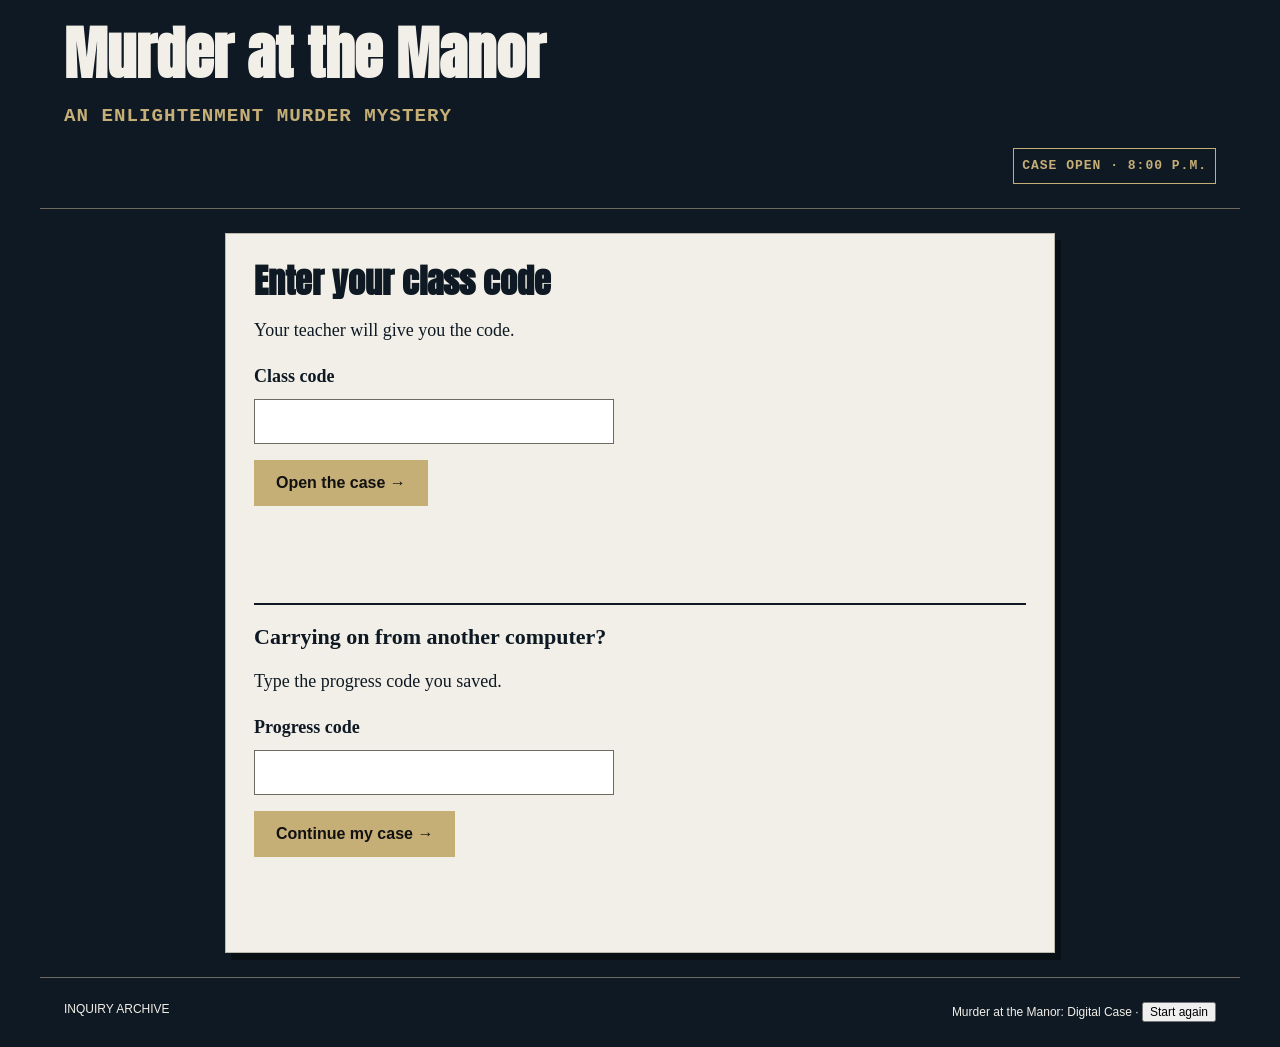
<file: m1/index.html>
<!doctype html><html lang="en"><meta charset="utf-8"><meta name="robots" content="noindex"><meta http-equiv="refresh" content="0; url=/murder-at-the-manor/enlightenment/"><link rel="canonical" href="/murder-at-the-manor/enlightenment/"><title>Murder at the Manor</title><script>location.replace("/murder-at-the-manor/enlightenment/"+location.search+location.hash)</script><p>Opening the case… <a href="/murder-at-the-manor/enlightenment/">Continue</a></p></html>
</file>
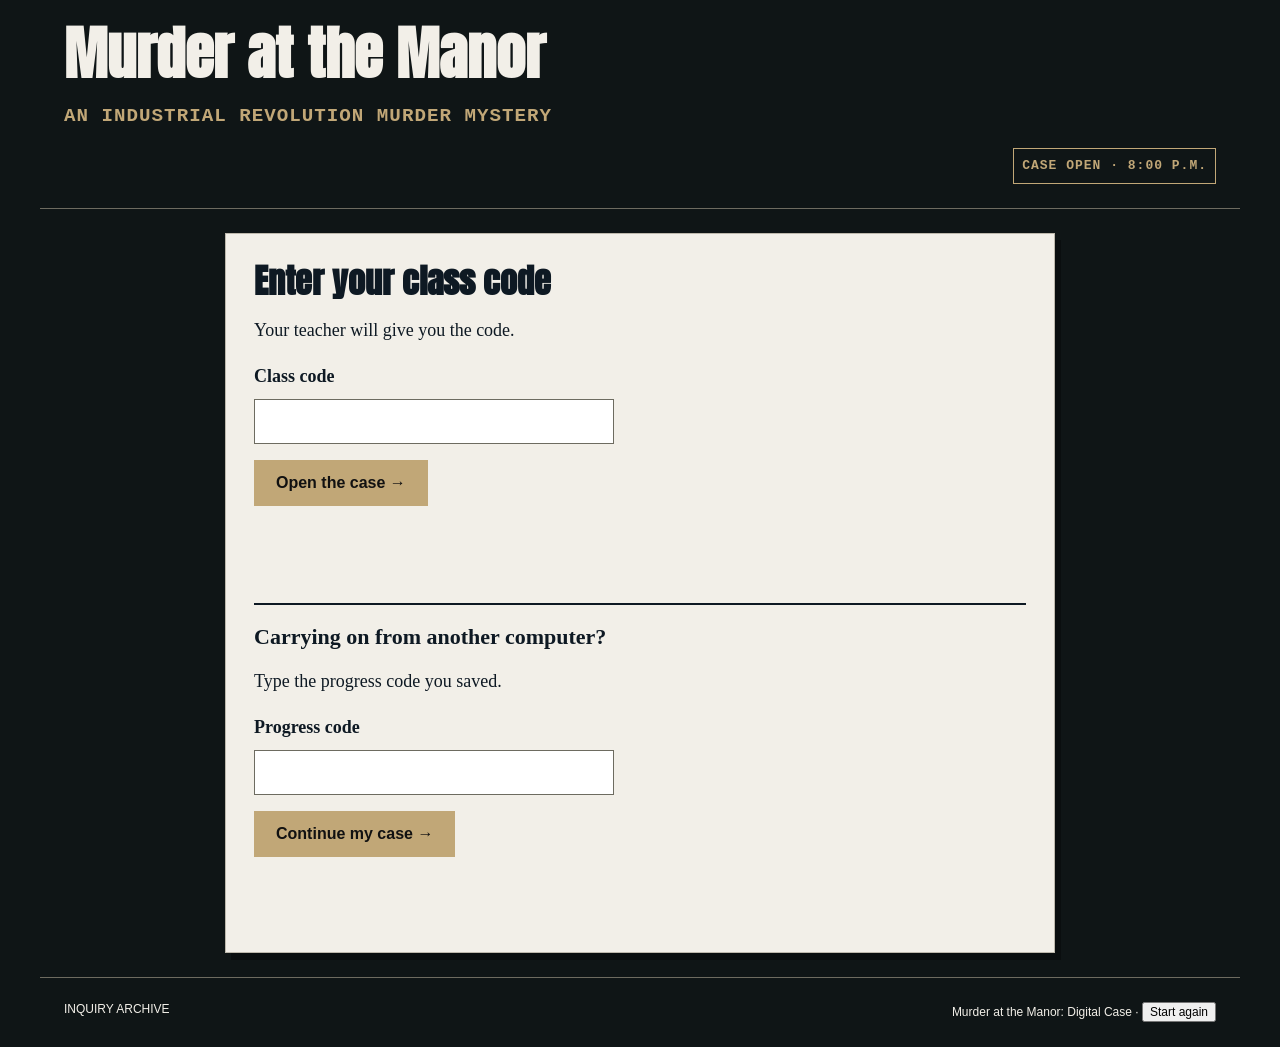
<file: m2/index.html>
<!doctype html><html lang="en"><meta charset="utf-8"><meta name="robots" content="noindex"><meta http-equiv="refresh" content="0; url=/murder-at-the-manor/industrial-revolution/"><link rel="canonical" href="/murder-at-the-manor/industrial-revolution/"><title>Murder at the Manor</title><script>location.replace("/murder-at-the-manor/industrial-revolution/"+location.search+location.hash)</script><p>Opening the case… <a href="/murder-at-the-manor/industrial-revolution/">Continue</a></p></html>
</file>
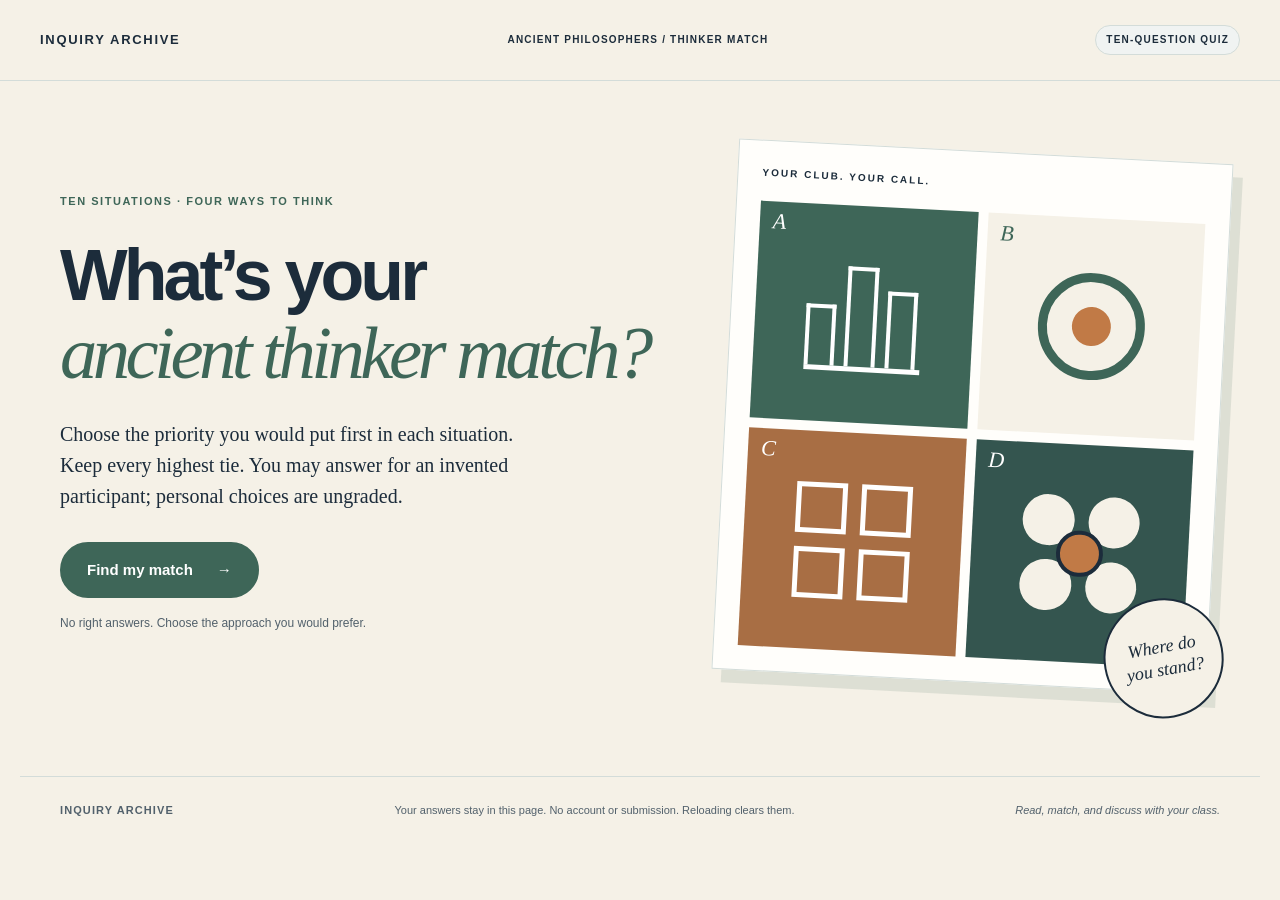
<file: thinker-match/ancient-philosophy/index.html>
<!doctype html>
<html lang="en"><head><meta charset="utf-8"><meta name="viewport" content="width=device-width,initial-scale=1"><meta name="robots" content="noindex"><title>What’s your ancient thinker match? | Inquiry Archive</title><link rel="stylesheet" href="quiz.css?v=30c1ca6b2c65"><script src="quiz-data.js?v=f30ba137207b" defer></script><script src="quiz.js?v=602576e4e95e" defer></script></head>
<body><a class="skip" href="#main">Skip to activity</a><header class="masthead"><a href="#" id="home" aria-label="Quiz home">INQUIRY ARCHIVE</a><span>ANCIENT PHILOSOPHERS / THINKER MATCH</span><span class="draft">TEN-QUESTION QUIZ</span></header>
<main id="main"><section id="welcome" class="welcome"><div class="welcome-copy"><span class="eyebrow">TEN SITUATIONS · FOUR WAYS TO THINK</span><h1>What’s your<br><em>ancient thinker match?</em></h1><p class="lead" id="intro"></p><button id="start" class="primary">Find my match <span aria-hidden="true">→</span></button><p class="small">No right answers. Choose the approach you would prefer.</p></div><div class="cover-art" aria-hidden="true"><div class="art-label">YOUR CLUB. YOUR CALL.</div><div class="art-grid"><div class="art-tile tile-a"><span>A</span><i class="motif bars"><b></b><b></b><b></b></i></div><div class="art-tile tile-b"><span>B</span><i class="motif ring"></i></div><div class="art-tile tile-c"><span>C</span><i class="motif squares"><b></b><b></b><b></b><b></b></i></div><div class="art-tile tile-d"><span>D</span><i class="motif dots"><b></b><b></b><b></b><b></b><b></b></i></div></div><div class="art-sticker"><span>Where do<br>you stand?</span></div></div></section>
<section id="quiz" hidden aria-labelledby="question"><div class="quiz-top"><span id="chapter" class="eyebrow"></span><span id="count"></span></div><div id="progress" class="progress" aria-label="Quiz progress"></div><div class="question-layout"><div class="question-copy"><span class="question-number" id="question-number" aria-hidden="true"></span><h2 id="question" tabindex="-1"></h2><p id="context" class="context"></p><details id="help"><summary>Help me think this through</summary><p id="help-text"></p></details><p class="choice-note">Choose what matters most to you in this situation.</p></div><form id="quiz-form"><fieldset><legend class="sr-only">Choose one approach</legend><div id="options" class="options"></div></fieldset><div class="navigation"><button id="back" type="button" class="text-button">← Back</button><span id="hint" role="status" aria-live="polite">Choose an approach.</span><button id="next" type="submit" class="primary" disabled>Next <span aria-hidden="true">→</span></button></div></form></div></section>
<section id="results" hidden aria-labelledby="result-title"><div class="result-header"><span class="eyebrow">HERE’S HOW YOUR CHOICES ADD UP</span><h2 id="result-title" tabindex="-1"></h2><p id="result-intro"></p></div><div id="featured" class="featured"></div><section class="mix-panel" aria-labelledby="mix-title"><div><span class="eyebrow">YOUR FULL MIX</span><h3 id="mix-title">Ten choices. More than one priority.</h3><p id="blend-note"></p><p class="small">These counts describe your choices in these situations. They can change with the situation or your thinking.</p></div><div id="breakdown"></div></section><section class="reading-next"><span class="eyebrow">NOW MAKE THE MATCH</span><h3>Which thinker shares those priorities?</h3><p>Choose Copy type names on the results page. Paste or type those names in the first response box of your editable activity. Keep every tied type.</p><div class="result-transfer"><label for="result-text">My quiz type(s)</label><textarea id="result-text" rows="2" readonly></textarea><button id="copy-result" type="button" class="primary">Copy type names</button><p id="copy-status" role="status">Paste or type these name(s) in the box on the first slide. Include every tied type.</p></div><p>Read all four thinkers, record and explain your matches, then compare your priorities with their arguments.</p><p>A shared priority does not mean agreement with everything a thinker believed. Personal choices stay ungraded.</p></section><section class="all-types"><h3>Explore all four ways to think</h3><p>Each approach has something to offer and a question to answer.</p><div id="other-types"></div></section><div class="result-actions"><button id="review-toggle" class="primary" aria-expanded="false" aria-controls="review">Review my choices</button><button id="restart" class="text-button">Start again</button><span id="restart-confirm" hidden>Clear all ten answers? <button id="restart-yes" class="text-button">Yes, start again</button><button id="restart-no" class="text-button">Keep my answers</button></span></div><section id="review" hidden aria-labelledby="review-title"><h3 id="review-title">Your choices</h3><div id="answer-list"></div></section></section>
<noscript><p>This activity needs JavaScript. Ask your teacher for the paper quiz instead.</p></noscript></main><footer><span>INQUIRY ARCHIVE</span><p>Your answers stay in this page. No account or submission. Reloading clears them.</p><span class="preview-note">Read, match, and discuss with your class.</span></footer></body></html>
</file>
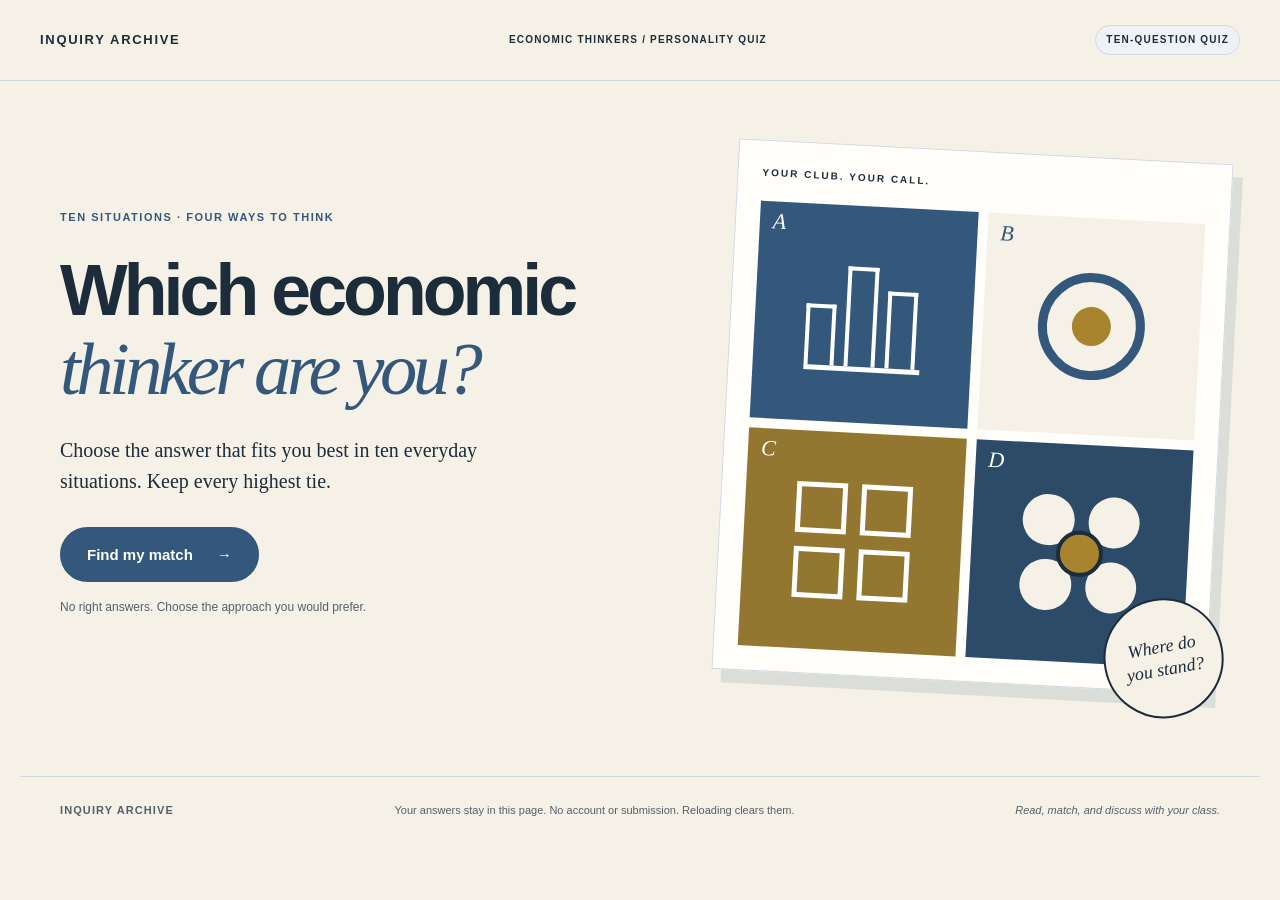
<file: thinker-match/economic-thinkers/index.html>
<!doctype html>
<html lang="en"><head><meta charset="utf-8"><meta name="viewport" content="width=device-width,initial-scale=1"><meta name="robots" content="noindex"><title>Which Economic Thinker Are You? | Inquiry Archive</title><link rel="stylesheet" href="quiz.css?v=fbf50576dfea"><script src="quiz-data.js?v=3795f5314a5e" defer></script><script src="quiz.js?v=602576e4e95e" defer></script></head>
<body><a class="skip" href="#main">Skip to activity</a><header class="masthead"><a href="#" id="home" aria-label="Quiz home">INQUIRY ARCHIVE</a><span>ECONOMIC THINKERS / PERSONALITY QUIZ</span><span class="draft">TEN-QUESTION QUIZ</span></header>
<main id="main"><section id="welcome" class="welcome"><div class="welcome-copy"><span class="eyebrow">TEN SITUATIONS · FOUR WAYS TO THINK</span><h1>Which economic<br><em>thinker are you?</em></h1><p class="lead" id="intro"></p><button id="start" class="primary">Find my match <span aria-hidden="true">→</span></button><p class="small">No right answers. Choose the approach you would prefer.</p></div><div class="cover-art" aria-hidden="true"><div class="art-label">YOUR CLUB. YOUR CALL.</div><div class="art-grid"><div class="art-tile tile-a"><span>A</span><i class="motif bars"><b></b><b></b><b></b></i></div><div class="art-tile tile-b"><span>B</span><i class="motif ring"></i></div><div class="art-tile tile-c"><span>C</span><i class="motif squares"><b></b><b></b><b></b><b></b></i></div><div class="art-tile tile-d"><span>D</span><i class="motif dots"><b></b><b></b><b></b><b></b><b></b></i></div></div><div class="art-sticker"><span>Where do<br>you stand?</span></div></div></section>
<section id="quiz" hidden aria-labelledby="question"><div class="quiz-top"><span id="chapter" class="eyebrow"></span><span id="count"></span></div><div id="progress" class="progress" aria-label="Quiz progress"></div><div class="question-layout"><div class="question-copy"><span class="question-number" id="question-number" aria-hidden="true"></span><h2 id="question" tabindex="-1"></h2><p id="context" class="context"></p><details id="help"><summary>Help me think this through</summary><p id="help-text"></p></details><p class="choice-note">Choose what matters most to you in this situation.</p></div><form id="quiz-form"><fieldset><legend class="sr-only">Choose one approach</legend><div id="options" class="options"></div></fieldset><div class="navigation"><button id="back" type="button" class="text-button">← Back</button><span id="hint" role="status" aria-live="polite">Choose an approach.</span><button id="next" type="submit" class="primary" disabled>Next <span aria-hidden="true">→</span></button></div></form></div></section>
<section id="results" hidden aria-labelledby="result-title"><div class="result-header"><span class="eyebrow">HERE’S HOW YOUR CHOICES ADD UP</span><h2 id="result-title" tabindex="-1"></h2><p id="result-intro"></p></div><div id="featured" class="featured"></div><section class="mix-panel" aria-labelledby="mix-title"><div><span class="eyebrow">YOUR FULL MIX</span><h3 id="mix-title">Ten choices. More than one priority.</h3><p id="blend-note"></p><p class="small">These counts describe your choices in these situations. They can change with the situation or your thinking.</p></div><div id="breakdown"></div></section><section class="reading-next"><span class="eyebrow">NOW MAKE THE MATCH</span><h3>Which thinker shares those priorities?</h3><p>Choose Copy type names on the results page. Paste or type those names in the first response box of your editable activity. Keep every tied type.</p><div class="result-transfer"><label for="result-text">My quiz type(s)</label><textarea id="result-text" rows="2" readonly></textarea><button id="copy-result" type="button" class="primary">Copy type names</button><p id="copy-status" role="status">Paste or type these name(s) in the box on the first slide. Include every tied type.</p></div><p>Read all four thinkers, record and explain your matches, then compare your priorities with their arguments.</p><p>Sharing a priority does not mean agreeing with everything a thinker believed.</p></section><section class="all-types"><h3>Explore all four ways to think</h3><p>Each approach has something to offer and a question to answer.</p><div id="other-types"></div></section><div class="result-actions"><button id="review-toggle" class="primary" aria-expanded="false" aria-controls="review">Review my choices</button><button id="restart" class="text-button">Start again</button><span id="restart-confirm" hidden>Clear all ten answers? <button id="restart-yes" class="text-button">Yes, start again</button><button id="restart-no" class="text-button">Keep my answers</button></span></div><section id="review" hidden aria-labelledby="review-title"><h3 id="review-title">Your choices</h3><div id="answer-list"></div></section></section>
<noscript><p>This activity needs JavaScript. Ask your teacher for the paper quiz instead.</p></noscript></main><footer><span>INQUIRY ARCHIVE</span><p>Your answers stay in this page. No account or submission. Reloading clears them.</p><span class="preview-note">Read, match, and discuss with your class.</span></footer></body></html>
</file>
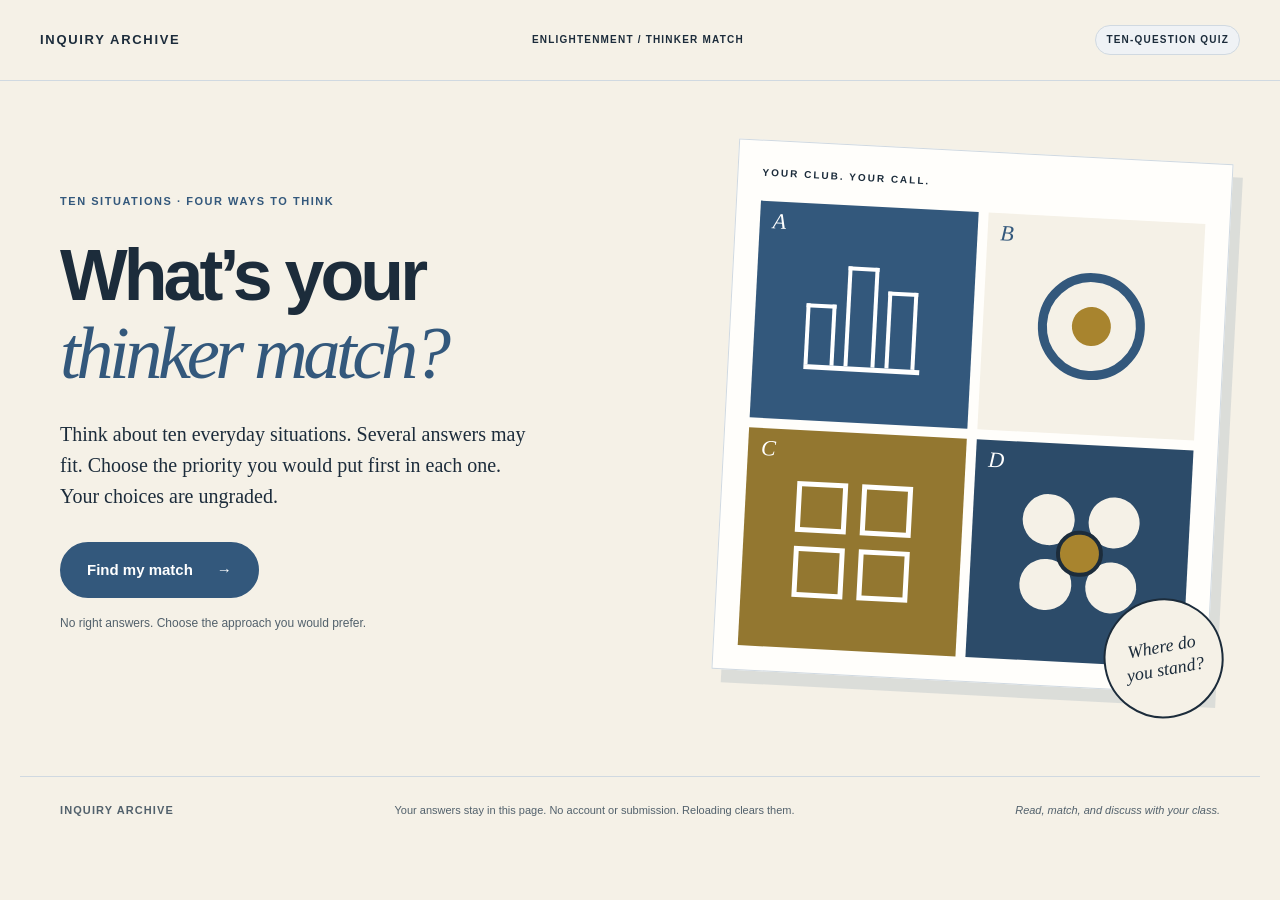
<file: thinker-match/enlightenment/index.html>
<!doctype html>
<html lang="en"><head><meta charset="utf-8"><meta name="viewport" content="width=device-width,initial-scale=1"><meta name="robots" content="noindex"><title>What's your thinker match? | Inquiry Archive</title><link rel="stylesheet" href="quiz.css?v=9f5cee109cb0"><script src="quiz-data.js?v=bd966cf35e26" defer></script><script src="quiz.js?v=d9ffdf5380c4" defer></script></head>
<body><a class="skip" href="#main">Skip to activity</a><header class="masthead"><a href="#" id="home" aria-label="Quiz home">INQUIRY ARCHIVE</a><span>ENLIGHTENMENT / THINKER MATCH</span><span class="draft">TEN-QUESTION QUIZ</span></header>
<main id="main"><section id="welcome" class="welcome"><div class="welcome-copy"><span class="eyebrow">TEN SITUATIONS · FOUR WAYS TO THINK</span><h1>What’s your<br><em>thinker match?</em></h1><p class="lead" id="intro"></p><button id="start" class="primary">Find my match <span aria-hidden="true">→</span></button><p class="small">No right answers. Choose the approach you would prefer.</p></div><div class="cover-art" aria-hidden="true"><div class="art-label">YOUR CLUB. YOUR CALL.</div><div class="art-grid"><div class="art-tile tile-a"><span>A</span><i class="motif bars"><b></b><b></b><b></b></i></div><div class="art-tile tile-b"><span>B</span><i class="motif ring"></i></div><div class="art-tile tile-c"><span>C</span><i class="motif squares"><b></b><b></b><b></b><b></b></i></div><div class="art-tile tile-d"><span>D</span><i class="motif dots"><b></b><b></b><b></b><b></b><b></b></i></div></div><div class="art-sticker"><span>Where do<br>you stand?</span></div></div></section>
<section id="quiz" hidden aria-labelledby="question"><div class="quiz-top"><span id="chapter" class="eyebrow"></span><span id="count"></span></div><div id="progress" class="progress" aria-label="Quiz progress"></div><div class="question-layout"><div class="question-copy"><span class="question-number" id="question-number" aria-hidden="true"></span><h2 id="question" tabindex="-1"></h2><p id="context" class="context"></p><details id="help"><summary>Help me think this through</summary><p id="help-text"></p></details><p class="choice-note">Choose what matters most to you in this situation.</p></div><form id="quiz-form"><fieldset><legend class="sr-only">Choose one approach</legend><div id="options" class="options"></div></fieldset><div class="navigation"><button id="back" type="button" class="text-button">← Back</button><span id="hint" role="status" aria-live="polite">Choose an approach.</span><button id="next" type="submit" class="primary" disabled>Next <span aria-hidden="true">→</span></button></div></form></div></section>
<section id="results" hidden aria-labelledby="result-title"><div class="result-header"><span class="eyebrow">HERE’S HOW YOUR CHOICES ADD UP</span><h2 id="result-title" tabindex="-1"></h2><p id="result-intro"></p></div><div id="featured" class="featured"></div><section class="mix-panel" aria-labelledby="mix-title"><div><span class="eyebrow">YOUR FULL MIX</span><h3 id="mix-title">Ten choices. More than one priority.</h3><p id="blend-note"></p><p class="small">These counts describe your choices in these situations. They can change with the situation or your thinking.</p></div><div id="breakdown"></div></section><section class="reading-next"><span class="eyebrow">NOW MAKE THE MATCH</span><h3>Which thinker shares those priorities?</h3><p>Copy your type name(s) below. Return to your Google Slides activity and paste or type them in the white response box on slide 1. Then read and complete the four thinker slides. The type descriptions are beside each reading.</p><div class="result-transfer"><label for="result-text">My quiz type(s)</label><textarea id="result-text" rows="2" readonly></textarea><button id="copy-result" type="button" class="primary">Copy type names</button><p id="copy-status" role="status">Paste or type these name(s) in the box on the first slide. Include every tied type.</p></div><p>After completing all four matches on slide 8, continue to slide 9 to record your matching thinker name(s) and compare your ideas.</p><p>You can share a priority with a thinker without agreeing with everything they believed.</p></section><section class="all-types"><h3>Explore all four ways to think</h3><p>Each approach has something to offer and a question to answer.</p><div id="other-types"></div></section><div class="result-actions"><button id="review-toggle" class="primary" aria-expanded="false" aria-controls="review">Review my choices</button><button id="restart" class="text-button">Start again</button><span id="restart-confirm" hidden>Clear all ten answers? <button id="restart-yes" class="text-button">Yes, start again</button><button id="restart-no" class="text-button">Keep my answers</button></span></div><section id="review" hidden aria-labelledby="review-title"><h3 id="review-title">Your choices</h3><div id="answer-list"></div></section></section>
<noscript><p>This activity needs JavaScript. Ask your teacher for the paper quiz instead.</p></noscript></main><footer><span>INQUIRY ARCHIVE</span><p>Your answers stay in this page. No account or submission. Reloading clears them.</p><span class="preview-note">Read, match, and discuss with your class.</span></footer></body></html>
</file>
<file: thinker-match/ancient-philosophy/quiz.css>
:root{--blue:#3E6658;--gold:#C17A46;--ink:#1c2c3b;--cream:#f5f1e7;--paper:#fffefb;--pale:color-mix(in srgb,var(--blue) 8%,white);--line:color-mix(in srgb,var(--blue) 23%,white)}*{box-sizing:border-box}body{margin:0;background:var(--cream);color:var(--ink);font:17px/1.55 Arial,sans-serif}button,a,input,summary{-webkit-tap-highlight-color:transparent}button{font:700 15px/1.3 Arial,sans-serif;cursor:pointer}a{color:inherit}.masthead{max-width:1320px;padding:25px 40px;margin:auto;display:flex;align-items:center;justify-content:space-between;gap:18px;border-bottom:1px solid var(--line)}.masthead a{font-weight:900;letter-spacing:.13em;font-size:13px;text-decoration:none}.masthead>span{font-size:10px;font-weight:700;letter-spacing:.12em}.masthead b{color:var(--gold);margin:0 8px}.draft{background:var(--pale);border:1px solid var(--line);padding:6px 10px;border-radius:999px}main{max-width:1240px;margin:auto;padding:0 40px}.welcome{display:grid;grid-template-columns:1.2fr 1fr;align-items:center;gap:70px;min-height:670px;padding:70px 0 95px}.eyebrow{font-size:11px;letter-spacing:.14em;font-weight:800;color:var(--blue)}h1{font:900 clamp(44px,5.6vw,76px)/1.04 Arial,sans-serif;letter-spacing:-.055em;margin:24px 0}h1 em{font:italic 1.04em/1.1 Georgia,serif;font-weight:normal;color:var(--blue);letter-spacing:-.06em}.lead{font:20px/1.55 Georgia,serif;max-width:480px;margin:25px 0 30px}.primary{display:inline-flex;align-items:center;justify-content:center;gap:24px;background:var(--blue);color:white;padding:16px 25px;border:2px solid var(--blue);border-radius:999px;min-height:52px;transition:transform .15s,background .15s}.primary:hover:enabled{transform:translateY(-2px)}.primary:disabled{opacity:.45;cursor:default}.small{font-size:12px;line-height:1.6;color:#52616c}.welcome .small{margin-top:16px}.cover-art{position:relative;transform:rotate(3deg);padding:24px;background:var(--paper);border:1px solid var(--line);box-shadow:10px 13px 0 color-mix(in srgb,var(--blue) 13%,transparent)}.art-label{font-size:10px;letter-spacing:.2em;font-weight:800;margin-bottom:20px}.art-grid{display:grid;grid-template-columns:1fr 1fr;gap:10px}.art-tile{aspect-ratio:1;background:var(--blue);position:relative;padding:12px;color:white;display:flex;align-items:center;justify-content:center}.art-tile>span{position:absolute;left:13px;top:7px;font:italic 22px Georgia,serif}.tile-b{background:var(--cream);color:var(--blue)}.tile-c{background:color-mix(in srgb,var(--gold) 85%,var(--ink))}.tile-d{background:color-mix(in srgb,var(--blue) 70%,var(--ink))}.motif{display:block;width:60%;height:60%;position:relative}.bars{display:flex;align-items:end;gap:9%;border-bottom:5px solid currentColor}.bars b{width:26%;height:55%;border:4px solid currentColor;border-bottom:none}.bars b:nth-child(2){height:90%}.bars b:nth-child(3){height:70%}.ring{border:9px solid currentColor;border-radius:50%;width:55%;height:55%}.ring:after{content:'';position:absolute;background:var(--gold);height:44%;width:44%;left:28%;top:28%;border-radius:50%}.squares{display:grid;grid-template-columns:1fr 1fr;gap:12%}.squares b{border:5px solid currentColor}.dots{display:grid;grid-template-columns:1fr 1fr;gap:12%}.dots b{border-radius:50%;background:var(--cream)}.dots b:last-child{position:absolute;width:40%;height:40%;top:30%;left:30%;background:var(--gold);border:4px solid var(--ink)}.art-sticker{position:absolute;right:-17px;bottom:-27px;background:var(--cream);border:2px solid var(--ink);border-radius:50%;height:105px;width:105px;display:flex;align-items:center;justify-content:center;text-align:center;font:italic 19px/1.2 Georgia,serif;transform:rotate(-13deg)}.quiz-top{display:flex;justify-content:space-between;align-items:center;margin:38px 0 14px}#count{font-size:12px;font-weight:700}.progress{display:grid;grid-template-columns:repeat(10,1fr);gap:6px}.progress span{height:5px;border-radius:4px;background:var(--line)}.progress span.done{background:var(--blue)}.progress span.current{background:var(--gold)}.question-layout{display:grid;grid-template-columns:.92fr 1.2fr;gap:55px;padding:55px 0 70px;align-items:start}.question-number{font:italic 26px/1 Georgia,serif;color:var(--gold);display:block;margin-bottom:20px}h2{font:800 clamp(30px,3.4vw,46px)/1.13 Arial,sans-serif;letter-spacing:-.035em;margin:0 0 24px}.context{font:20px/1.55 Georgia,serif;margin:0 0 28px}.choice-note{font-size:12px;color:#52616c;margin:20px 0}.question-copy details{border-top:1px solid var(--line);border-bottom:1px solid var(--line);padding:15px 0;font-size:14px}.question-copy summary{font-weight:700;color:var(--blue);cursor:pointer;padding:4px 0;min-height:28px}.question-copy details p{margin:12px 0 3px;line-height:1.6}fieldset{border:0;margin:0;padding:0;min-width:0}.options{display:grid;grid-template-columns:1fr 1fr;gap:14px}.answer{position:relative;display:flex;flex-direction:column;gap:10px;background:var(--paper);border:2px solid var(--line);padding:22px 20px 24px;border-radius:16px;cursor:pointer;min-height:195px;transition:border-color .15s,box-shadow .15s}.answer:hover{border-color:var(--blue)}.answer:has(input:checked){border-color:var(--blue);background:var(--pale);box-shadow:3px 3px 0 var(--blue)}.answer:has(input:focus-visible){outline:3px solid var(--gold);outline-offset:4px}.answer input{accent-color:var(--blue);width:21px;height:21px;margin:0 0 3px;flex-shrink:0}.answer strong{font:700 19px/1.25 Arial,sans-serif;letter-spacing:-.015em}.answer .answer-body{font:15px/1.5 Georgia,serif}.navigation{display:flex;gap:16px;align-items:center;justify-content:space-between;margin-top:28px}.text-button{background:none;border:0;color:var(--blue);padding:12px 4px;min-height:48px;text-decoration:underline;text-underline-offset:5px}#hint{font-size:11px;line-height:1.5;color:#52616c;max-width:155px}.result-header{max-width:800px;margin:60px 0 35px}.result-header h2{font-size:clamp(36px,5vw,60px);margin:16px 0 20px}.result-header p{font:20px/1.5 Georgia,serif}.featured{display:grid;grid-template-columns:repeat(auto-fit,minmax(min(100%,420px),1fr));gap:20px}.profile{border-radius:20px;border:1px solid var(--line);padding:32px;background:var(--paper)}.profile-top{display:flex;align-items:center;gap:12px}.code{width:42px;height:42px;flex:0 0 42px;border-radius:50%;background:var(--blue);color:white;display:inline-flex;align-items:center;justify-content:center;font-weight:800}.profile h3{font:700 32px/1.15 Arial,sans-serif;letter-spacing:-.03em;margin:16px 0 18px}.profile .summary{font:20px/1.5 Georgia,serif;margin:0 0 22px}.tags{display:flex;flex-wrap:wrap;gap:8px;margin:22px 0}.tags span{font-size:11px;border:1px solid var(--line);border-radius:99px;padding:5px 12px;background:var(--pale);font-weight:700}.profile h4{font-size:12px;letter-spacing:.05em;margin:24px 0 7px;color:var(--blue)}.profile p{font:16px/1.6 Georgia,serif;margin:0}.profile .question-to-keep{background:var(--pale);border-left:3px solid var(--gold);padding:18px 20px;margin:24px 0 0}.question-to-keep h4{margin:0 0 8px}.reading-challenge{margin-top:24px!important;font-size:14px!important;font-style:italic}.mix-panel{display:grid;grid-template-columns:1fr 1fr;gap:50px;margin:36px 0;background:var(--blue);color:white;padding:36px;border-radius:20px}.mix-panel .eyebrow{color:var(--cream)}h3{font:700 26px/1.2 Arial,sans-serif;letter-spacing:-.025em;margin:12px 0 18px}.mix-panel p{font:16px/1.6 Georgia,serif}.mix-panel .small{font:12px/1.6 Arial,sans-serif;color:#e3e8ed}.score{margin:0 0 17px}.score-label{display:flex;justify-content:space-between;gap:15px;font-size:12px;margin-bottom:8px}.score-label strong{white-space:nowrap}.score-track{height:8px;background:#ffffff30;border-radius:99px;overflow:hidden}.score-fill{height:100%;background:var(--cream)}.score.top .score-fill{background:var(--gold)}.reading-next{padding:32px 36px;border:1px solid var(--line);border-radius:20px;background:var(--paper)}.reading-next>p{max-width:850px;font:17px/1.6 Georgia,serif}.copy-totals{display:flex;flex-wrap:wrap;gap:10px;margin:24px 0}.copy-totals span{border:1px solid var(--line);border-radius:8px;background:var(--cream);padding:10px 17px;font-size:14px}.copy-totals .highest{background:var(--blue);color:white;border-color:var(--blue)}.all-types{margin:42px 0}.all-types>p{font:17px/1.5 Georgia,serif}#other-types{display:grid;gap:10px}#other-types>details{border:1px solid var(--line);border-radius:12px;background:var(--paper);overflow:hidden}#other-types>details>summary{cursor:pointer;display:list-item;padding:18px 22px;font-size:16px;font-weight:700;color:var(--blue)}#other-types .profile{border:none;border-top:1px solid var(--line);border-radius:0}.result-actions{display:flex;align-items:center;gap:24px;flex-wrap:wrap;margin:30px 0 35px}#restart-confirm{font-size:14px}#review{border-top:1px solid var(--line);padding:25px 0}#answer-list article{display:flex;justify-content:space-between;align-items:center;gap:20px;padding:22px 0;border-bottom:1px solid var(--line)}#answer-list h4{margin:0 0 7px;font-size:16px}#answer-list p{margin:0;font:15px/1.5 Georgia,serif}footer{max-width:1240px;margin:0 auto;padding:25px 40px 35px;border-top:1px solid var(--line);font-size:11px;color:#52616c;display:flex;flex-wrap:wrap;justify-content:space-between;gap:10px;align-items:center}footer>span:first-child{font-weight:900;letter-spacing:.1em}footer p{margin:0}.preview-note{font-style:italic}.sr-only{position:absolute;width:1px;height:1px;padding:0;margin:-1px;overflow:hidden;clip:rect(0,0,0,0);white-space:nowrap;border:0}.skip{position:absolute;left:12px;top:-80px;background:white;padding:12px;z-index:10}.skip:focus{top:8px}:focus-visible{outline:3px solid var(--gold);outline-offset:4px}[hidden]{display:none!important}@media(prefers-reduced-motion:reduce){*,*:before,*:after{transition:none!important;scroll-behavior:auto!important}}@media(max-width:850px){.masthead{padding:20px 24px}.masthead>span:not(.draft){display:none}main{padding:0 24px}.welcome{gap:30px;min-height:auto;padding:65px 0 75px}.welcome h1{font-size:50px}.cover-art{padding:16px}.question-layout{grid-template-columns:1fr;gap:25px;padding:35px 0 55px}.question-copy{max-width:650px}.question-number{display:none}.context{margin-bottom:22px}h2{font-size:36px}.answer{min-height:175px}.mix-panel{gap:30px;padding:28px}footer{padding:24px}}@media(max-width:560px){.masthead{padding:18px 20px}.masthead a{font-size:10px}.masthead .draft{font-size:8px;padding:5px 8px;letter-spacing:.06em}main{padding:0 20px}.welcome{display:flex;flex-direction:column;align-items:stretch;gap:45px;padding:45px 0 60px}.welcome h1{font-size:51px;letter-spacing:-.06em}.welcome .eyebrow{font-size:9px}.lead{font-size:18px}.cover-art{width:80%;max-width:320px;align-self:center}.art-sticker{width:82px;height:82px;font-size:16px;right:-15px;bottom:-20px}.quiz-top{margin-top:28px}.eyebrow{font-size:9px}h2{font-size:31px}.context{font-size:18px}.question-layout{gap:20px;padding-top:27px}.options{grid-template-columns:1fr;gap:10px}.answer{min-height:0;padding:18px;display:grid;grid-template-columns:22px 1fr;column-gap:12px;row-gap:5px}.answer input{grid-row:1/3;margin-top:2px}.answer strong{font-size:17px}.answer .answer-body{font-size:15px}.navigation{gap:10px;flex-wrap:wrap}.navigation #hint{order:3;flex-basis:100%;max-width:none}.primary{padding:14px 22px;gap:16px}.result-header{margin-top:40px}.result-header h2{font-size:39px}.result-header p{font-size:18px}.profile{padding:24px}.profile h3{font-size:29px}.profile .summary{font-size:19px}.mix-panel{grid-template-columns:1fr;padding:25px;gap:20px}.reading-next{padding:25px}.reading-next h3{font-size:24px}.copy-totals{gap:7px}.copy-totals span{padding:9px 12px;font-size:12px}.result-actions{gap:14px}.result-actions>.primary{width:100%}#answer-list article{align-items:start}#answer-list h4{font-size:14px}#answer-list p{font-size:14px}#answer-list button{font-size:12px;white-space:nowrap}footer{padding:22px 20px}footer p{max-width:270px}}

.featured>.profile:only-child{display:grid;grid-template-columns:1fr 1.1fr;gap:48px}.profile-body>h4:first-child{margin-top:0}@media(max-width:850px){.featured>.profile:only-child{grid-template-columns:1fr;gap:24px}}

/* Keep the two-line sticker copy in one centered text block. */
.art-sticker{width:120px;height:120px;display:grid;place-items:center;padding:12px;font-size:18px;line-height:1.3}.art-sticker>span{display:block;white-space:nowrap}@media(max-width:560px){.art-sticker{width:96px;height:96px;padding:10px;font-size:15px}}

.result-transfer{margin:22px 0;padding:22px;border:1px solid var(--line);border-radius:12px;background:var(--cream)}.result-transfer label{display:block;font:700 14px Arial,sans-serif;margin-bottom:12px}.result-transfer textarea{display:block;resize:none;width:100%;border:1px solid var(--line);padding:12px;background:var(--paper);color:var(--ink);border-radius:8px;font:15px/1.6 Arial,sans-serif;margin-bottom:16px;min-height:80px}.result-transfer p{font:12px/1.6 Arial,sans-serif;margin:14px 0 0}@media(max-width:560px){.result-transfer{padding:16px}.result-transfer textarea{min-height:110px;font-size:13px}}

.featured>.profile.profile-description:only-child{display:block}
</file>
<file: thinker-match/economic-thinkers/quiz.css>
:root{--blue:#33587C;--gold:#A8842E;--ink:#1c2c3b;--cream:#f5f1e7;--paper:#fffefb;--pale:color-mix(in srgb,var(--blue) 8%,white);--line:color-mix(in srgb,var(--blue) 23%,white)}*{box-sizing:border-box}body{margin:0;background:var(--cream);color:var(--ink);font:17px/1.55 Arial,sans-serif}button,a,input,summary{-webkit-tap-highlight-color:transparent}button{font:700 15px/1.3 Arial,sans-serif;cursor:pointer}a{color:inherit}.masthead{max-width:1320px;padding:25px 40px;margin:auto;display:flex;align-items:center;justify-content:space-between;gap:18px;border-bottom:1px solid var(--line)}.masthead a{font-weight:900;letter-spacing:.13em;font-size:13px;text-decoration:none}.masthead>span{font-size:10px;font-weight:700;letter-spacing:.12em}.masthead b{color:var(--gold);margin:0 8px}.draft{background:var(--pale);border:1px solid var(--line);padding:6px 10px;border-radius:999px}main{max-width:1240px;margin:auto;padding:0 40px}.welcome{display:grid;grid-template-columns:1.2fr 1fr;align-items:center;gap:70px;min-height:670px;padding:70px 0 95px}.eyebrow{font-size:11px;letter-spacing:.14em;font-weight:800;color:var(--blue)}h1{font:900 clamp(44px,5.6vw,76px)/1.04 Arial,sans-serif;letter-spacing:-.055em;margin:24px 0}h1 em{font:italic 1.04em/1.1 Georgia,serif;font-weight:normal;color:var(--blue);letter-spacing:-.06em}.lead{font:20px/1.55 Georgia,serif;max-width:480px;margin:25px 0 30px}.primary{display:inline-flex;align-items:center;justify-content:center;gap:24px;background:var(--blue);color:white;padding:16px 25px;border:2px solid var(--blue);border-radius:999px;min-height:52px;transition:transform .15s,background .15s}.primary:hover:enabled{transform:translateY(-2px)}.primary:disabled{opacity:.45;cursor:default}.small{font-size:12px;line-height:1.6;color:#52616c}.welcome .small{margin-top:16px}.cover-art{position:relative;transform:rotate(3deg);padding:24px;background:var(--paper);border:1px solid var(--line);box-shadow:10px 13px 0 color-mix(in srgb,var(--blue) 13%,transparent)}.art-label{font-size:10px;letter-spacing:.2em;font-weight:800;margin-bottom:20px}.art-grid{display:grid;grid-template-columns:1fr 1fr;gap:10px}.art-tile{aspect-ratio:1;background:var(--blue);position:relative;padding:12px;color:white;display:flex;align-items:center;justify-content:center}.art-tile>span{position:absolute;left:13px;top:7px;font:italic 22px Georgia,serif}.tile-b{background:var(--cream);color:var(--blue)}.tile-c{background:color-mix(in srgb,var(--gold) 85%,var(--ink))}.tile-d{background:color-mix(in srgb,var(--blue) 70%,var(--ink))}.motif{display:block;width:60%;height:60%;position:relative}.bars{display:flex;align-items:end;gap:9%;border-bottom:5px solid currentColor}.bars b{width:26%;height:55%;border:4px solid currentColor;border-bottom:none}.bars b:nth-child(2){height:90%}.bars b:nth-child(3){height:70%}.ring{border:9px solid currentColor;border-radius:50%;width:55%;height:55%}.ring:after{content:'';position:absolute;background:var(--gold);height:44%;width:44%;left:28%;top:28%;border-radius:50%}.squares{display:grid;grid-template-columns:1fr 1fr;gap:12%}.squares b{border:5px solid currentColor}.dots{display:grid;grid-template-columns:1fr 1fr;gap:12%}.dots b{border-radius:50%;background:var(--cream)}.dots b:last-child{position:absolute;width:40%;height:40%;top:30%;left:30%;background:var(--gold);border:4px solid var(--ink)}.art-sticker{position:absolute;right:-17px;bottom:-27px;background:var(--cream);border:2px solid var(--ink);border-radius:50%;height:105px;width:105px;display:flex;align-items:center;justify-content:center;text-align:center;font:italic 19px/1.2 Georgia,serif;transform:rotate(-13deg)}.quiz-top{display:flex;justify-content:space-between;align-items:center;margin:38px 0 14px}#count{font-size:12px;font-weight:700}.progress{display:grid;grid-template-columns:repeat(10,1fr);gap:6px}.progress span{height:5px;border-radius:4px;background:var(--line)}.progress span.done{background:var(--blue)}.progress span.current{background:var(--gold)}.question-layout{display:grid;grid-template-columns:.92fr 1.2fr;gap:55px;padding:55px 0 70px;align-items:start}.question-number{font:italic 26px/1 Georgia,serif;color:var(--gold);display:block;margin-bottom:20px}h2{font:800 clamp(30px,3.4vw,46px)/1.13 Arial,sans-serif;letter-spacing:-.035em;margin:0 0 24px}.context{font:20px/1.55 Georgia,serif;margin:0 0 28px}.choice-note{font-size:12px;color:#52616c;margin:20px 0}.question-copy details{border-top:1px solid var(--line);border-bottom:1px solid var(--line);padding:15px 0;font-size:14px}.question-copy summary{font-weight:700;color:var(--blue);cursor:pointer;padding:4px 0;min-height:28px}.question-copy details p{margin:12px 0 3px;line-height:1.6}fieldset{border:0;margin:0;padding:0;min-width:0}.options{display:grid;grid-template-columns:1fr 1fr;gap:14px}.answer{position:relative;display:flex;flex-direction:column;gap:10px;background:var(--paper);border:2px solid var(--line);padding:22px 20px 24px;border-radius:16px;cursor:pointer;min-height:195px;transition:border-color .15s,box-shadow .15s}.answer:hover{border-color:var(--blue)}.answer:has(input:checked){border-color:var(--blue);background:var(--pale);box-shadow:3px 3px 0 var(--blue)}.answer:has(input:focus-visible){outline:3px solid var(--gold);outline-offset:4px}.answer input{accent-color:var(--blue);width:21px;height:21px;margin:0 0 3px;flex-shrink:0}.answer strong{font:700 19px/1.25 Arial,sans-serif;letter-spacing:-.015em}.answer .answer-body{font:15px/1.5 Georgia,serif}.navigation{display:flex;gap:16px;align-items:center;justify-content:space-between;margin-top:28px}.text-button{background:none;border:0;color:var(--blue);padding:12px 4px;min-height:48px;text-decoration:underline;text-underline-offset:5px}#hint{font-size:11px;line-height:1.5;color:#52616c;max-width:155px}.result-header{max-width:800px;margin:60px 0 35px}.result-header h2{font-size:clamp(36px,5vw,60px);margin:16px 0 20px}.result-header p{font:20px/1.5 Georgia,serif}.featured{display:grid;grid-template-columns:repeat(auto-fit,minmax(min(100%,420px),1fr));gap:20px}.profile{border-radius:20px;border:1px solid var(--line);padding:32px;background:var(--paper)}.profile-top{display:flex;align-items:center;gap:12px}.code{width:42px;height:42px;flex:0 0 42px;border-radius:50%;background:var(--blue);color:white;display:inline-flex;align-items:center;justify-content:center;font-weight:800}.profile h3{font:700 32px/1.15 Arial,sans-serif;letter-spacing:-.03em;margin:16px 0 18px}.profile .summary{font:20px/1.5 Georgia,serif;margin:0 0 22px}.tags{display:flex;flex-wrap:wrap;gap:8px;margin:22px 0}.tags span{font-size:11px;border:1px solid var(--line);border-radius:99px;padding:5px 12px;background:var(--pale);font-weight:700}.profile h4{font-size:12px;letter-spacing:.05em;margin:24px 0 7px;color:var(--blue)}.profile p{font:16px/1.6 Georgia,serif;margin:0}.profile .question-to-keep{background:var(--pale);border-left:3px solid var(--gold);padding:18px 20px;margin:24px 0 0}.question-to-keep h4{margin:0 0 8px}.reading-challenge{margin-top:24px!important;font-size:14px!important;font-style:italic}.mix-panel{display:grid;grid-template-columns:1fr 1fr;gap:50px;margin:36px 0;background:var(--blue);color:white;padding:36px;border-radius:20px}.mix-panel .eyebrow{color:var(--cream)}h3{font:700 26px/1.2 Arial,sans-serif;letter-spacing:-.025em;margin:12px 0 18px}.mix-panel p{font:16px/1.6 Georgia,serif}.mix-panel .small{font:12px/1.6 Arial,sans-serif;color:#e3e8ed}.score{margin:0 0 17px}.score-label{display:flex;justify-content:space-between;gap:15px;font-size:12px;margin-bottom:8px}.score-label strong{white-space:nowrap}.score-track{height:8px;background:#ffffff30;border-radius:99px;overflow:hidden}.score-fill{height:100%;background:var(--cream)}.score.top .score-fill{background:var(--gold)}.reading-next{padding:32px 36px;border:1px solid var(--line);border-radius:20px;background:var(--paper)}.reading-next>p{max-width:850px;font:17px/1.6 Georgia,serif}.copy-totals{display:flex;flex-wrap:wrap;gap:10px;margin:24px 0}.copy-totals span{border:1px solid var(--line);border-radius:8px;background:var(--cream);padding:10px 17px;font-size:14px}.copy-totals .highest{background:var(--blue);color:white;border-color:var(--blue)}.all-types{margin:42px 0}.all-types>p{font:17px/1.5 Georgia,serif}#other-types{display:grid;gap:10px}#other-types>details{border:1px solid var(--line);border-radius:12px;background:var(--paper);overflow:hidden}#other-types>details>summary{cursor:pointer;display:list-item;padding:18px 22px;font-size:16px;font-weight:700;color:var(--blue)}#other-types .profile{border:none;border-top:1px solid var(--line);border-radius:0}.result-actions{display:flex;align-items:center;gap:24px;flex-wrap:wrap;margin:30px 0 35px}#restart-confirm{font-size:14px}#review{border-top:1px solid var(--line);padding:25px 0}#answer-list article{display:flex;justify-content:space-between;align-items:center;gap:20px;padding:22px 0;border-bottom:1px solid var(--line)}#answer-list h4{margin:0 0 7px;font-size:16px}#answer-list p{margin:0;font:15px/1.5 Georgia,serif}footer{max-width:1240px;margin:0 auto;padding:25px 40px 35px;border-top:1px solid var(--line);font-size:11px;color:#52616c;display:flex;flex-wrap:wrap;justify-content:space-between;gap:10px;align-items:center}footer>span:first-child{font-weight:900;letter-spacing:.1em}footer p{margin:0}.preview-note{font-style:italic}.sr-only{position:absolute;width:1px;height:1px;padding:0;margin:-1px;overflow:hidden;clip:rect(0,0,0,0);white-space:nowrap;border:0}.skip{position:absolute;left:12px;top:-80px;background:white;padding:12px;z-index:10}.skip:focus{top:8px}:focus-visible{outline:3px solid var(--gold);outline-offset:4px}[hidden]{display:none!important}@media(prefers-reduced-motion:reduce){*,*:before,*:after{transition:none!important;scroll-behavior:auto!important}}@media(max-width:850px){.masthead{padding:20px 24px}.masthead>span:not(.draft){display:none}main{padding:0 24px}.welcome{gap:30px;min-height:auto;padding:65px 0 75px}.welcome h1{font-size:50px}.cover-art{padding:16px}.question-layout{grid-template-columns:1fr;gap:25px;padding:35px 0 55px}.question-copy{max-width:650px}.question-number{display:none}.context{margin-bottom:22px}h2{font-size:36px}.answer{min-height:175px}.mix-panel{gap:30px;padding:28px}footer{padding:24px}}@media(max-width:560px){.masthead{padding:18px 20px}.masthead a{font-size:10px}.masthead .draft{font-size:8px;padding:5px 8px;letter-spacing:.06em}main{padding:0 20px}.welcome{display:flex;flex-direction:column;align-items:stretch;gap:45px;padding:45px 0 60px}.welcome h1{font-size:51px;letter-spacing:-.06em}.welcome .eyebrow{font-size:9px}.lead{font-size:18px}.cover-art{width:80%;max-width:320px;align-self:center}.art-sticker{width:82px;height:82px;font-size:16px;right:-15px;bottom:-20px}.quiz-top{margin-top:28px}.eyebrow{font-size:9px}h2{font-size:31px}.context{font-size:18px}.question-layout{gap:20px;padding-top:27px}.options{grid-template-columns:1fr;gap:10px}.answer{min-height:0;padding:18px;display:grid;grid-template-columns:22px 1fr;column-gap:12px;row-gap:5px}.answer input{grid-row:1/3;margin-top:2px}.answer strong{font-size:17px}.answer .answer-body{font-size:15px}.navigation{gap:10px;flex-wrap:wrap}.navigation #hint{order:3;flex-basis:100%;max-width:none}.primary{padding:14px 22px;gap:16px}.result-header{margin-top:40px}.result-header h2{font-size:39px}.result-header p{font-size:18px}.profile{padding:24px}.profile h3{font-size:29px}.profile .summary{font-size:19px}.mix-panel{grid-template-columns:1fr;padding:25px;gap:20px}.reading-next{padding:25px}.reading-next h3{font-size:24px}.copy-totals{gap:7px}.copy-totals span{padding:9px 12px;font-size:12px}.result-actions{gap:14px}.result-actions>.primary{width:100%}#answer-list article{align-items:start}#answer-list h4{font-size:14px}#answer-list p{font-size:14px}#answer-list button{font-size:12px;white-space:nowrap}footer{padding:22px 20px}footer p{max-width:270px}}

.featured>.profile:only-child{display:grid;grid-template-columns:1fr 1.1fr;gap:48px}.profile-body>h4:first-child{margin-top:0}@media(max-width:850px){.featured>.profile:only-child{grid-template-columns:1fr;gap:24px}}

/* Keep the two-line sticker copy in one centered text block. */
.art-sticker{width:120px;height:120px;display:grid;place-items:center;padding:12px;font-size:18px;line-height:1.3}.art-sticker>span{display:block;white-space:nowrap}@media(max-width:560px){.art-sticker{width:96px;height:96px;padding:10px;font-size:15px}}

.result-transfer{margin:22px 0;padding:22px;border:1px solid var(--line);border-radius:12px;background:var(--cream)}.result-transfer label{display:block;font:700 14px Arial,sans-serif;margin-bottom:12px}.result-transfer textarea{display:block;resize:none;width:100%;border:1px solid var(--line);padding:12px;background:var(--paper);color:var(--ink);border-radius:8px;font:15px/1.6 Arial,sans-serif;margin-bottom:16px;min-height:80px}.result-transfer p{font:12px/1.6 Arial,sans-serif;margin:14px 0 0}@media(max-width:560px){.result-transfer{padding:16px}.result-transfer textarea{min-height:110px;font-size:13px}}

.featured>.profile.profile-description:only-child{display:block}
</file>
<file: thinker-match/enlightenment/quiz.css>
:root{--blue:#33587C;--gold:#A8842E;--ink:#1c2c3b;--cream:#f5f1e7;--paper:#fffefb;--pale:color-mix(in srgb,var(--blue) 8%,white);--line:color-mix(in srgb,var(--blue) 23%,white)}*{box-sizing:border-box}body{margin:0;background:var(--cream);color:var(--ink);font:17px/1.55 Arial,sans-serif}button,a,input,summary{-webkit-tap-highlight-color:transparent}button{font:700 15px/1.3 Arial,sans-serif;cursor:pointer}a{color:inherit}.masthead{max-width:1320px;padding:25px 40px;margin:auto;display:flex;align-items:center;justify-content:space-between;gap:18px;border-bottom:1px solid var(--line)}.masthead a{font-weight:900;letter-spacing:.13em;font-size:13px;text-decoration:none}.masthead>span{font-size:10px;font-weight:700;letter-spacing:.12em}.masthead b{color:var(--gold);margin:0 8px}.draft{background:var(--pale);border:1px solid var(--line);padding:6px 10px;border-radius:999px}main{max-width:1240px;margin:auto;padding:0 40px}.welcome{display:grid;grid-template-columns:1.2fr 1fr;align-items:center;gap:70px;min-height:670px;padding:70px 0 95px}.eyebrow{font-size:11px;letter-spacing:.14em;font-weight:800;color:var(--blue)}h1{font:900 clamp(44px,5.6vw,76px)/1.04 Arial,sans-serif;letter-spacing:-.055em;margin:24px 0}h1 em{font:italic 1.04em/1.1 Georgia,serif;font-weight:normal;color:var(--blue);letter-spacing:-.06em}.lead{font:20px/1.55 Georgia,serif;max-width:480px;margin:25px 0 30px}.primary{display:inline-flex;align-items:center;justify-content:center;gap:24px;background:var(--blue);color:white;padding:16px 25px;border:2px solid var(--blue);border-radius:999px;min-height:52px;transition:transform .15s,background .15s}.primary:hover:enabled{transform:translateY(-2px)}.primary:disabled{opacity:.45;cursor:default}.small{font-size:12px;line-height:1.6;color:#52616c}.welcome .small{margin-top:16px}.cover-art{position:relative;transform:rotate(3deg);padding:24px;background:var(--paper);border:1px solid var(--line);box-shadow:10px 13px 0 color-mix(in srgb,var(--blue) 13%,transparent)}.art-label{font-size:10px;letter-spacing:.2em;font-weight:800;margin-bottom:20px}.art-grid{display:grid;grid-template-columns:1fr 1fr;gap:10px}.art-tile{aspect-ratio:1;background:var(--blue);position:relative;padding:12px;color:white;display:flex;align-items:center;justify-content:center}.art-tile>span{position:absolute;left:13px;top:7px;font:italic 22px Georgia,serif}.tile-b{background:var(--cream);color:var(--blue)}.tile-c{background:color-mix(in srgb,var(--gold) 85%,var(--ink))}.tile-d{background:color-mix(in srgb,var(--blue) 70%,var(--ink))}.motif{display:block;width:60%;height:60%;position:relative}.bars{display:flex;align-items:end;gap:9%;border-bottom:5px solid currentColor}.bars b{width:26%;height:55%;border:4px solid currentColor;border-bottom:none}.bars b:nth-child(2){height:90%}.bars b:nth-child(3){height:70%}.ring{border:9px solid currentColor;border-radius:50%;width:55%;height:55%}.ring:after{content:'';position:absolute;background:var(--gold);height:44%;width:44%;left:28%;top:28%;border-radius:50%}.squares{display:grid;grid-template-columns:1fr 1fr;gap:12%}.squares b{border:5px solid currentColor}.dots{display:grid;grid-template-columns:1fr 1fr;gap:12%}.dots b{border-radius:50%;background:var(--cream)}.dots b:last-child{position:absolute;width:40%;height:40%;top:30%;left:30%;background:var(--gold);border:4px solid var(--ink)}.art-sticker{position:absolute;right:-17px;bottom:-27px;background:var(--cream);border:2px solid var(--ink);border-radius:50%;height:105px;width:105px;display:flex;align-items:center;justify-content:center;text-align:center;font:italic 19px/1.2 Georgia,serif;transform:rotate(-13deg)}.quiz-top{display:flex;justify-content:space-between;align-items:center;margin:38px 0 14px}#count{font-size:12px;font-weight:700}.progress{display:grid;grid-template-columns:repeat(10,1fr);gap:6px}.progress span{height:5px;border-radius:4px;background:var(--line)}.progress span.done{background:var(--blue)}.progress span.current{background:var(--gold)}.question-layout{display:grid;grid-template-columns:.92fr 1.2fr;gap:55px;padding:55px 0 70px;align-items:start}.question-number{font:italic 26px/1 Georgia,serif;color:var(--gold);display:block;margin-bottom:20px}h2{font:800 clamp(30px,3.4vw,46px)/1.13 Arial,sans-serif;letter-spacing:-.035em;margin:0 0 24px}.context{font:20px/1.55 Georgia,serif;margin:0 0 28px}.choice-note{font-size:12px;color:#52616c;margin:20px 0}.question-copy details{border-top:1px solid var(--line);border-bottom:1px solid var(--line);padding:15px 0;font-size:14px}.question-copy summary{font-weight:700;color:var(--blue);cursor:pointer;padding:4px 0;min-height:28px}.question-copy details p{margin:12px 0 3px;line-height:1.6}fieldset{border:0;margin:0;padding:0;min-width:0}.options{display:grid;grid-template-columns:1fr 1fr;gap:14px}.answer{position:relative;display:flex;flex-direction:column;gap:10px;background:var(--paper);border:2px solid var(--line);padding:22px 20px 24px;border-radius:16px;cursor:pointer;min-height:195px;transition:border-color .15s,box-shadow .15s}.answer:hover{border-color:var(--blue)}.answer:has(input:checked){border-color:var(--blue);background:var(--pale);box-shadow:3px 3px 0 var(--blue)}.answer:has(input:focus-visible){outline:3px solid var(--gold);outline-offset:4px}.answer input{accent-color:var(--blue);width:21px;height:21px;margin:0 0 3px;flex-shrink:0}.answer strong{font:700 19px/1.25 Arial,sans-serif;letter-spacing:-.015em}.answer .answer-body{font:15px/1.5 Georgia,serif}.navigation{display:flex;gap:16px;align-items:center;justify-content:space-between;margin-top:28px}.text-button{background:none;border:0;color:var(--blue);padding:12px 4px;min-height:48px;text-decoration:underline;text-underline-offset:5px}#hint{font-size:11px;line-height:1.5;color:#52616c;max-width:155px}.result-header{max-width:800px;margin:60px 0 35px}.result-header h2{font-size:clamp(36px,5vw,60px);margin:16px 0 20px}.result-header p{font:20px/1.5 Georgia,serif}.featured{display:grid;grid-template-columns:repeat(auto-fit,minmax(min(100%,420px),1fr));gap:20px}.profile{border-radius:20px;border:1px solid var(--line);padding:32px;background:var(--paper)}.profile-top{display:flex;align-items:center;gap:12px}.code{width:42px;height:42px;flex:0 0 42px;border-radius:50%;background:var(--blue);color:white;display:inline-flex;align-items:center;justify-content:center;font-weight:800}.profile h3{font:700 32px/1.15 Arial,sans-serif;letter-spacing:-.03em;margin:16px 0 18px}.profile .summary{font:20px/1.5 Georgia,serif;margin:0 0 22px}.tags{display:flex;flex-wrap:wrap;gap:8px;margin:22px 0}.tags span{font-size:11px;border:1px solid var(--line);border-radius:99px;padding:5px 12px;background:var(--pale);font-weight:700}.profile h4{font-size:12px;letter-spacing:.05em;margin:24px 0 7px;color:var(--blue)}.profile p{font:16px/1.6 Georgia,serif;margin:0}.profile .question-to-keep{background:var(--pale);border-left:3px solid var(--gold);padding:18px 20px;margin:24px 0 0}.question-to-keep h4{margin:0 0 8px}.reading-challenge{margin-top:24px!important;font-size:14px!important;font-style:italic}.mix-panel{display:grid;grid-template-columns:1fr 1fr;gap:50px;margin:36px 0;background:var(--blue);color:white;padding:36px;border-radius:20px}.mix-panel .eyebrow{color:var(--cream)}h3{font:700 26px/1.2 Arial,sans-serif;letter-spacing:-.025em;margin:12px 0 18px}.mix-panel p{font:16px/1.6 Georgia,serif}.mix-panel .small{font:12px/1.6 Arial,sans-serif;color:#e3e8ed}.score{margin:0 0 17px}.score-label{display:flex;justify-content:space-between;gap:15px;font-size:12px;margin-bottom:8px}.score-label strong{white-space:nowrap}.score-track{height:8px;background:#ffffff30;border-radius:99px;overflow:hidden}.score-fill{height:100%;background:var(--cream)}.score.top .score-fill{background:var(--gold)}.reading-next{padding:32px 36px;border:1px solid var(--line);border-radius:20px;background:var(--paper)}.reading-next>p{max-width:850px;font:17px/1.6 Georgia,serif}.copy-totals{display:flex;flex-wrap:wrap;gap:10px;margin:24px 0}.copy-totals span{border:1px solid var(--line);border-radius:8px;background:var(--cream);padding:10px 17px;font-size:14px}.copy-totals .highest{background:var(--blue);color:white;border-color:var(--blue)}.all-types{margin:42px 0}.all-types>p{font:17px/1.5 Georgia,serif}#other-types{display:grid;gap:10px}#other-types>details{border:1px solid var(--line);border-radius:12px;background:var(--paper);overflow:hidden}#other-types>details>summary{cursor:pointer;display:list-item;padding:18px 22px;font-size:16px;font-weight:700;color:var(--blue)}#other-types .profile{border:none;border-top:1px solid var(--line);border-radius:0}.result-actions{display:flex;align-items:center;gap:24px;flex-wrap:wrap;margin:30px 0 35px}#restart-confirm{font-size:14px}#review{border-top:1px solid var(--line);padding:25px 0}#answer-list article{display:flex;justify-content:space-between;align-items:center;gap:20px;padding:22px 0;border-bottom:1px solid var(--line)}#answer-list h4{margin:0 0 7px;font-size:16px}#answer-list p{margin:0;font:15px/1.5 Georgia,serif}footer{max-width:1240px;margin:0 auto;padding:25px 40px 35px;border-top:1px solid var(--line);font-size:11px;color:#52616c;display:flex;flex-wrap:wrap;justify-content:space-between;gap:10px;align-items:center}footer>span:first-child{font-weight:900;letter-spacing:.1em}footer p{margin:0}.preview-note{font-style:italic}.sr-only{position:absolute;width:1px;height:1px;padding:0;margin:-1px;overflow:hidden;clip:rect(0,0,0,0);white-space:nowrap;border:0}.skip{position:absolute;left:12px;top:-80px;background:white;padding:12px;z-index:10}.skip:focus{top:8px}:focus-visible{outline:3px solid var(--gold);outline-offset:4px}[hidden]{display:none!important}@media(prefers-reduced-motion:reduce){*,*:before,*:after{transition:none!important;scroll-behavior:auto!important}}@media(max-width:850px){.masthead{padding:20px 24px}.masthead>span:not(.draft){display:none}main{padding:0 24px}.welcome{gap:30px;min-height:auto;padding:65px 0 75px}.welcome h1{font-size:50px}.cover-art{padding:16px}.question-layout{grid-template-columns:1fr;gap:25px;padding:35px 0 55px}.question-copy{max-width:650px}.question-number{display:none}.context{margin-bottom:22px}h2{font-size:36px}.answer{min-height:175px}.mix-panel{gap:30px;padding:28px}footer{padding:24px}}@media(max-width:560px){.masthead{padding:18px 20px}.masthead a{font-size:10px}.masthead .draft{font-size:8px;padding:5px 8px;letter-spacing:.06em}main{padding:0 20px}.welcome{display:flex;flex-direction:column;align-items:stretch;gap:45px;padding:45px 0 60px}.welcome h1{font-size:51px;letter-spacing:-.06em}.welcome .eyebrow{font-size:9px}.lead{font-size:18px}.cover-art{width:80%;max-width:320px;align-self:center}.art-sticker{width:82px;height:82px;font-size:16px;right:-15px;bottom:-20px}.quiz-top{margin-top:28px}.eyebrow{font-size:9px}h2{font-size:31px}.context{font-size:18px}.question-layout{gap:20px;padding-top:27px}.options{grid-template-columns:1fr;gap:10px}.answer{min-height:0;padding:18px;display:grid;grid-template-columns:22px 1fr;column-gap:12px;row-gap:5px}.answer input{grid-row:1/3;margin-top:2px}.answer strong{font-size:17px}.answer .answer-body{font-size:15px}.navigation{gap:10px;flex-wrap:wrap}.navigation #hint{order:3;flex-basis:100%;max-width:none}.primary{padding:14px 22px;gap:16px}.result-header{margin-top:40px}.result-header h2{font-size:39px}.result-header p{font-size:18px}.profile{padding:24px}.profile h3{font-size:29px}.profile .summary{font-size:19px}.mix-panel{grid-template-columns:1fr;padding:25px;gap:20px}.reading-next{padding:25px}.reading-next h3{font-size:24px}.copy-totals{gap:7px}.copy-totals span{padding:9px 12px;font-size:12px}.result-actions{gap:14px}.result-actions>.primary{width:100%}#answer-list article{align-items:start}#answer-list h4{font-size:14px}#answer-list p{font-size:14px}#answer-list button{font-size:12px;white-space:nowrap}footer{padding:22px 20px}footer p{max-width:270px}}

.featured>.profile:only-child{display:grid;grid-template-columns:1fr 1.1fr;gap:48px}.profile-body>h4:first-child{margin-top:0}@media(max-width:850px){.featured>.profile:only-child{grid-template-columns:1fr;gap:24px}}

/* Keep the two-line sticker copy in one centered text block. */
.art-sticker{width:120px;height:120px;display:grid;place-items:center;padding:12px;font-size:18px;line-height:1.3}.art-sticker>span{display:block;white-space:nowrap}@media(max-width:560px){.art-sticker{width:96px;height:96px;padding:10px;font-size:15px}}

.result-transfer{margin:22px 0;padding:22px;border:1px solid var(--line);border-radius:12px;background:var(--cream)}.result-transfer label{display:block;font:700 14px Arial,sans-serif;margin-bottom:12px}.result-transfer textarea{display:block;resize:none;width:100%;border:1px solid var(--line);padding:12px;background:var(--paper);color:var(--ink);border-radius:8px;font:15px/1.6 Arial,sans-serif;margin-bottom:16px;min-height:80px}.result-transfer p{font:12px/1.6 Arial,sans-serif;margin:14px 0 0}@media(max-width:560px){.result-transfer{padding:16px}.result-transfer textarea{min-height:110px;font-size:13px}}
</file>
